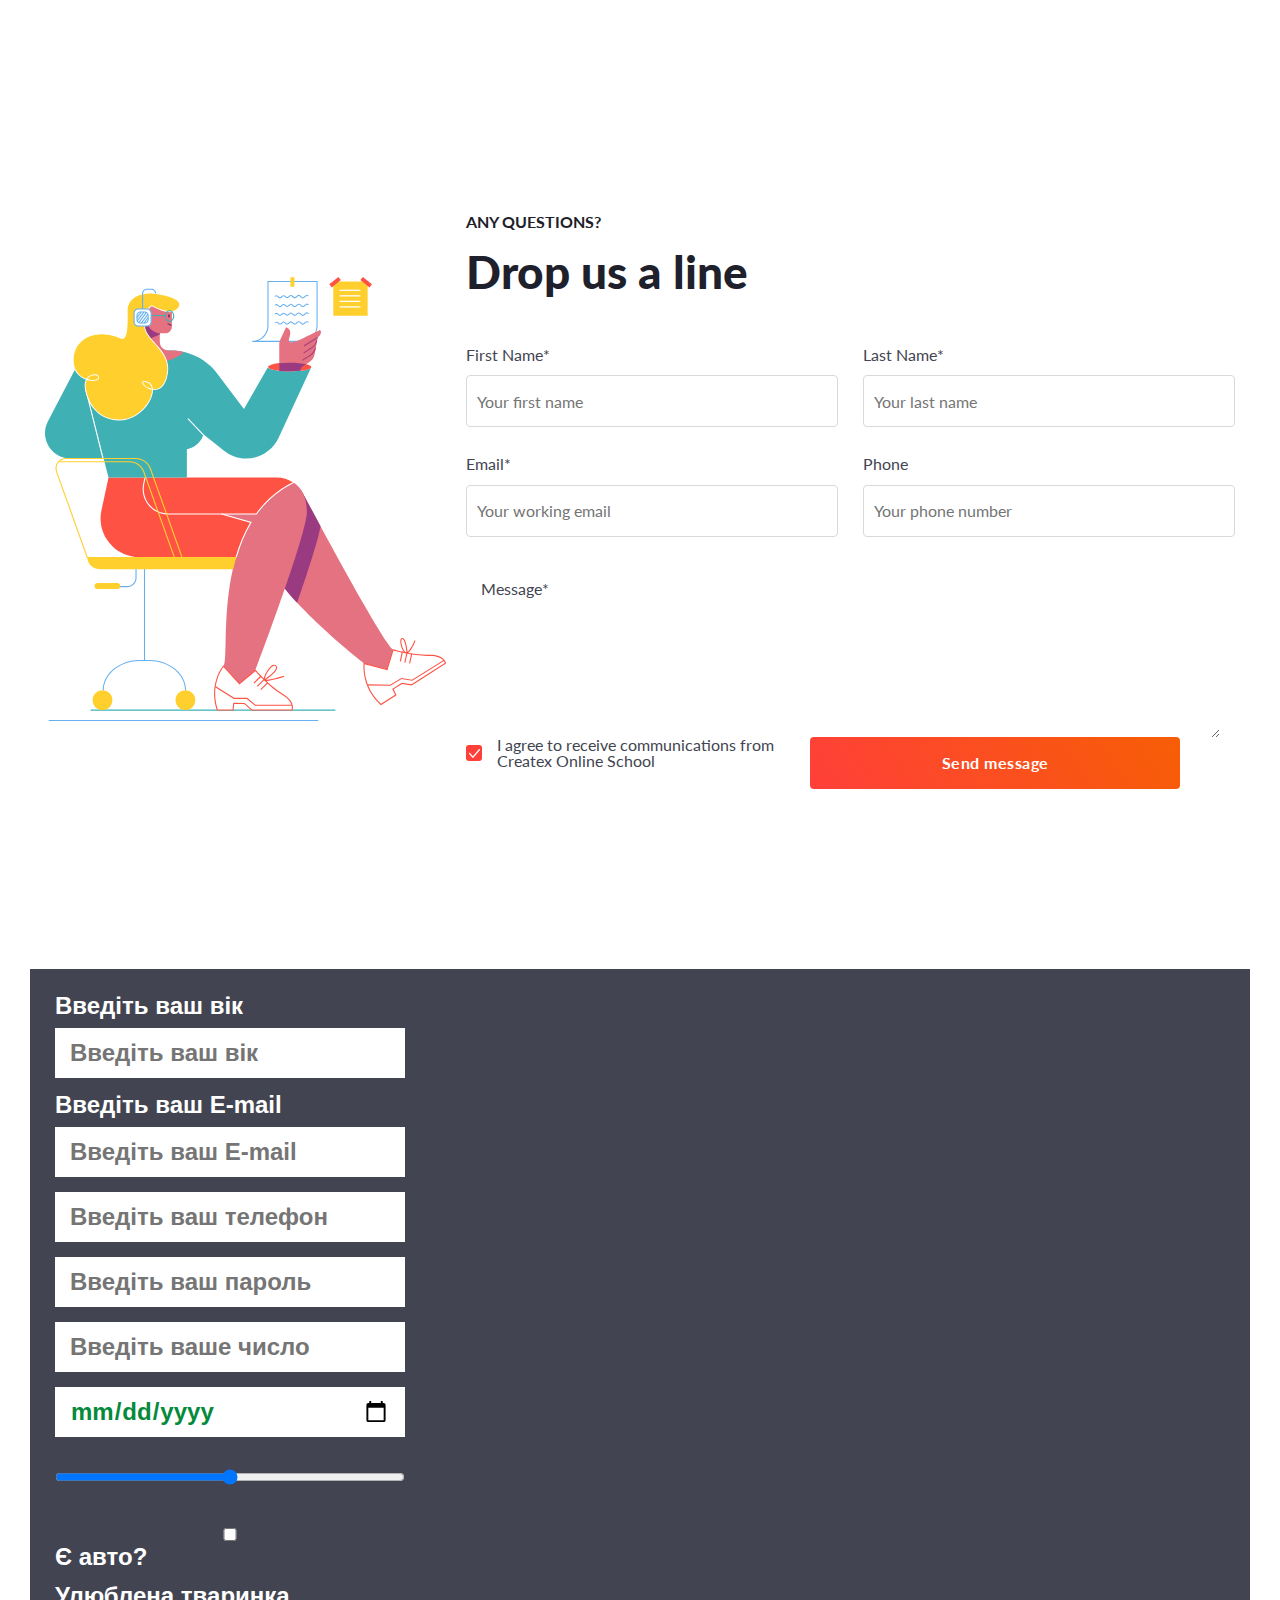
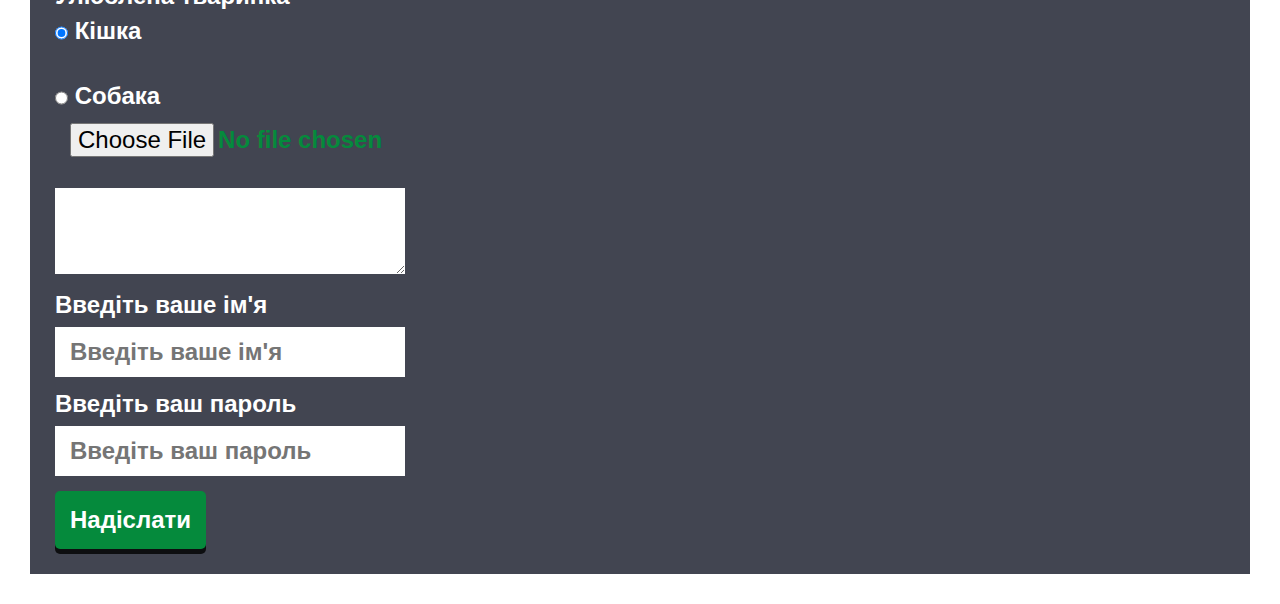
<file: index.html>
<!DOCTYPE html>
<html lang="zxx">
	<head>
		<meta charset="UTF-8">
		<meta http-equiv="X-UA-Compatible" content="IE=edge">
		<meta name="viewport" content="width=device-width, initial-scale=1.0">
		<link rel="stylesheet" href="css/reset.css">
		<link rel="stylesheet" href="css/common.css">
		<link rel="stylesheet" href="css/style.css">
		<title>Lesson_16</title>
	</head>
	<body>
		<div class="wrapper">
			<header class="header"></header>
			<main class="page">
				<section class="page__form main-page">
					<div class="main-page__container">
						<div class="main-page__body">
							<div class="main-page__first-column column-first">
								<img src="img/illustration.svg" alt="illustration" class="column-first__image">
							</div>
								<div class="main-page__second-column column-second">
									<h3 class="column-second__subtitle">Any questions?</h3>
									<h2 class="column-second__title">Drop us a line</h2>
									<form action="#" class="column-second__form form-send" method="POST">
										<div class="form-send__box">
											<div class="form-send__line">
												<label for="first-send" class="form-send__label" >First Name*</label>
												<input id="first-send" required autocomplete="off" type="text" name="first send" placeholder="Your first name" class="form-send__input">
											</div>
											<div class="form-send__line">
												<label for="last-send" class="form-send__label" >Last  Name*</label>
												<input id="last-send" required autocomplete="off" type="text" name="last send" placeholder="Your last name" class="form-send__input">
											</div>
											<div class="form-send__line">
												<label for="email-send" class="form-send__label" >Email*</label>
												<input id="email-send" class="form-send__input" autocomplete="off" placeholder="Your working email" name="mail" type="email">
											</div>
											<div class="form-send__line">
												<label for="phone-send" class="form-send__label" >Phone</label>
												<input id="phone-send" class="form-send__input" autocomplete="off" placeholder="Your phone number" name="phone" type="tel">
											</div>
											<div class="form-send__message">
												<label  for="name" class="form-send__label">Message*</label>
												<textarea required autocomplete="off" name="message" id="send-message" class="form-send__message"></textarea>
											</div>
										</div>
										<div class="questions__send send">
											<div class="send__checkbox checkbox">
												<input class="form-send__checkbox--input" name="agree" type="checkbox" value="agree" checked id="checkbox_send">
												<label class="form-send__checkbox--label" for="checkbox_send"> 
													<span class="checkbox__text">
													I agree to receive communications from Createx Online School
													</span>
												</label>
											</div>
												<button type="submit" class="questions__button button">
													<span>Send message</span>
												</button>
										</div>
									</form>
								</div>
						</div>
					</div>
				</section>
				<section class="epx">
					<div class="practice">
						<form class="form" action="https://jsonplaceholder.typicode.com/posts" method="POST">
							<div class="form__line">
								<label class="form__label" for="age-01">Введіть ваш вік</label>
								<input class="form__input" id="age-01" required autocomplete="off" placeholder="Введіть ваш вік" name="age" type="text">
							</div>
							<div class="form__line">
								<label class="form__label" for="age-01">Введіть ваш E-mail</label>
								<input class="form__input" required autocomplete="off" placeholder="Введіть ваш E-mail" name="mail" type="text">
							</div>
							<div class="form__line">
								<input class="form__input" name="token" value="gjghghghgh" type="hidden">
							</div>
							<div class="form__line">
								<input class="form__input" required autocomplete="off" placeholder="Введіть ваш телефон" name="phone" type="tel">
							</div>
							<div class="form__line">
								<input class="form__input" autocomplete="off" placeholder="Введіть ваш пароль" required name="pass" type="password">
							</div>
							<div class="form__line">
								<input class="form__input" autocomplete="off" placeholder="Введіть ваше число" required name="digi" type="number">
							</div>
							<div class="form__line">
								<input class="form__input" autocomplete="off" required name="date" type="date">
							</div>
							<div class="form__line">
								<input class="form__input" autocomplete="off" name="range" type="range">
							</div>
							<div class="form__line">
								<input class="form__input-chk" name="car" type="checkbox">
								Є авто?
							</div>
							<div class="form__line">
								<div class="form__title">Улюблена тваринка</div>
								<input checked class="form__input form__input_radio" id="pet-01" name="pet" type="radio">
								<label class="form__label" for="pet-01">Кішка</label>
							</div>
							<div class="form__radio">
								<input class="form__input form__input_radio" id="pet-02" name="pet" type="radio">
								<label class="form__label" for="pet-02">Собака</label>
							</div>
							<div class="form__line">
								<input class="form__input" name="file" type="file">
							</div>
							<div class="form__line">
								<textarea autocomplete="off" name="message" class="form__area"></textarea>
							</div>
							<div class="form__line">
								<label  for="form-name" class="form__label">Введіть ваше ім'я</label>
								<input id="form-name" class="form__input" required autocomplete="off" placeholder="Введіть ваше ім'я" name="form-name" type="text">
							</div>
							<div class="form__line">
								<label  for="name" class="form__label">Введіть ваш пароль</label>
								<input id="name" class="form__input" required autocomplete="off" placeholder="Введіть ваш пароль" name="pass" type="password">
							</div>
							<div class="form__line">
								<button class="form__button">Надіслати</button>
							</div>
						</form>
					</div>
				</section> 
			</main>
			<footer class="footer"></footer>
		</div>
	</body>
</html>
</file>
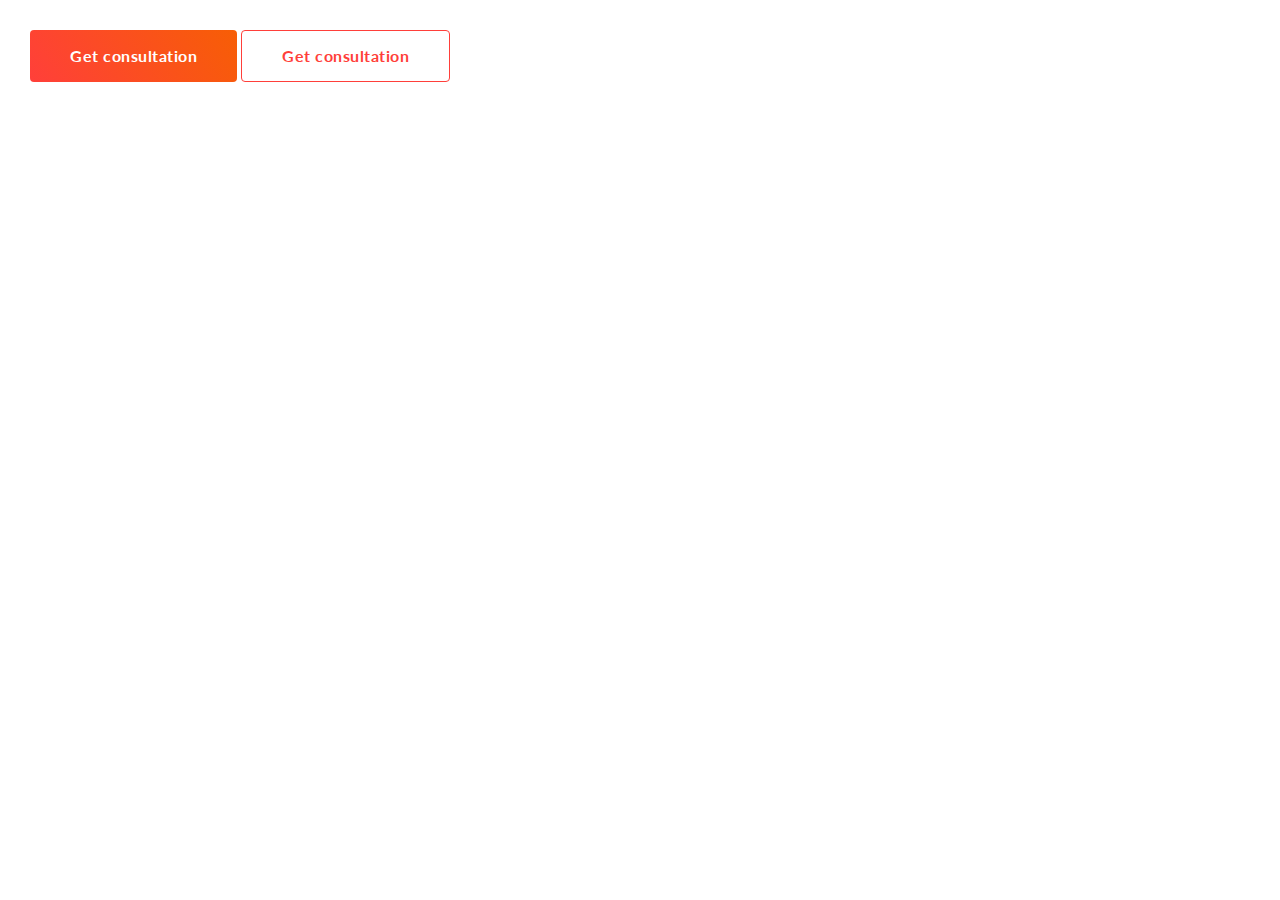
<file: _common.html>
<!DOCTYPE html>
<html lang="en">
<head>
	<meta charset="UTF-8">
	<meta http-equiv="X-UA-Compatible" content="IE=edge">
	<meta name="viewport" content="width=device-width, initial-scale=1.0">
	<link rel="stylesheet" href="css/reset.css">
	<link rel="stylesheet" href="css/common.css">
	<link rel="stylesheet" href="css/style.css">
	<title>(компоненти)Lesson_15 </title>
</head>
<body>
	<div class="wrapper">
		<header class="header"></header>
		<main class="page">
			<a href="" class="button"><span>Get consultation</span></a>
			<a href="" class="button button--border"><span>Get consultation</span></a>
		</main>
		<footer class="footer"></footer>
	</div>
</body>
</html>
</file>
<file: css/common.css>
.button {
	background: linear-gradient(55.95deg, #FF3F3A 0%, #F75E05 100%);
	border-radius: 4px;
	font-weight: 700;
	line-height: 1.25;
	letter-spacing: 0.5px;
	display: inline-block;
	color: #fff;
	padding: 16px 40px;
	position: relative;
}
.button span{
	position: relative;
	z-index: 2;
}
.button::before {
	content: "";
	position: absolute;
	width: 100%;
	height: 100%;
	top: 0;
	left: 0;
	opacity: 0;
	border-radius: 4px;
	transition: opacity 0.3s ease 0s;
	background: linear-gradient(55.95deg, #cb322d 0%, #f65d04 100%);
}

.button:hover::before {
	opacity: 1;

}
.button--border {
	background: transparent;
	position: relative;
	border: 1px solid #FF3F3A;
	color: #FF3F3A;
	padding: 15px 40px;
	transition: all 0.3s ease 0s;

}
.button--border:hover {
	color: #fff;
	border: 1px solid #FF3F3A;
	background-color: #F75E05;
}
</file>
<file: css/style.css>
@import url("https://fonts.googleapis.com/css?family=Lato:regular,700,900&display=swap");


body{
	font-family: "Lato";
	color: #424551;
	
}

.wrapper{
	overflow: hidden;
	min-height: 100%;
	position: relative;
	display: flex;
	flex-direction: column;
}
[class*="__container"]{
	max-width: 1230px;
	margin: 0 auto;
	padding-left: 15px;
	padding-right: 15px;
}

.page__form {
	padding: 180px 0 180px 0;
}
.main-page__container {

}
.main-page__body {
	display: flex;
	flex-wrap: wrap;
	row-gap: 20px;
	justify-content: space-between;
}
.main-page__first-column {
	flex: 0 1 35.4%;
	padding-right: 20px;
	margin-top: 67px;
}
.column-first__image {
}
.main-page__first-column img {
	max-width: 100%;
	flex-basis: 435px;
}
.main-page__second-column {}
.column-second {
	flex: 0 1 64.6%;
}
.column-second__subtitle {
	font-weight: 700;
	font-size: 16px;
	line-height: 150%;
	margin-bottom: 8px;
	text-transform: uppercase;
	color: #1E212C;
}
.column-second__title {
	font-weight: 900;
	font-size: 46px;
	line-height: 130%;
	color: #1E212C;
	margin-bottom: 40px;
}
.column-second__form {}

.form-send__box{
	display: flex;
	flex-wrap: wrap;
	row-gap: 24px;
	column-gap: 25px;
	margin-bottom: 48px;
}

.form-send__line {
	flex: 1 1 340px;

}
.form-send__label {
	line-height: 1.6;
	color: #424551;
	display: inline-block;
	margin-bottom: 8px;
	cursor: pointer;
}
.form-send__input {
	width: 100%;
	background: #fff;
	border: 1px solid #D7DADD;
	border-radius: 4px;
	padding: 0 10px;
	height: 52px;
}
.form-send__line {}
.form-send__line {}
.form-send__line {}
.form-send__message {
	width: 100%;
	height: 128px;
	resize: vertical;
	padding: 15px;
}
.form-send__message {
	width: 100%;
   height: 128px;
   resize: vertical;
   padding: 15px;
}
.questions__send {
	display: flex;
}
.send {
}
.send__checkbox {
	flex: 0 1 44.68%;
   justify-content: center;
   flex-wrap: wrap;
   align-items: center;
   gap: 15px;
   position: relative;
}
.checkbox {}
.form-send__checkbox--input {
	position: absolute;
	width: 0;
	height: 0;
	opacity: 0;
}
.form-send__checkbox--input:checked + .form-send__checkbox--label::before {
	background: #FF3F3A url('../img/check.svg') center / 70% no-repeat;
}
.form-send__checkbox--label::before{
	content:"";
	display: block;
	flex: 0 0 16px;
	height: 16px;
	width: 16px;
	border-radius: 3px;
	position: relative;
	padding-right: 12px;
	background: #FF3F3A 

}
.form-send__checkbox--label {
	flex: 1 1 100%;
   cursor: pointer;
   display: inline-flex;
   align-items: center;
   gap: 15px;
}
.checkbox__text {}
.questions__button {
	flex: 0 1 48.2269%;
}
.button {

}

.epx {
	background-color: #424551;
}
.wrapper > main{
	flex-grow: 1;
}
.page {
	padding: 30px;
}
.form {
	font-family: Arial, Helvetica, sans-serif;
	font-size: 24px;
	font-weight: 700;
	width: 400px;
	color: #fff;
	padding: 25px;
	
}
.form__line {

}
.form__line:not(:last-child) {
	margin-bottom: 15px;
}
.form__input {
	padding: 0px 15px;
	height: 50px;
	color: #058a3c;
}
.form__input_chk {
	width: auto;
	vertical-align: middle;
}
.form__input::placeholder {
	/*color: #058a3c;*/
}
.form__label {
	display: inline-block;
	margin-bottom: 10px;
}
.form__input_radio {
	width: auto;
	vertical-align: middle;
}

.form__area {
	width: 100%;
	padding: 15px;
}
.form__button {
	border-radius: 5px;
	background-color: #058a3c;
	box-shadow: 0 5px 0px rgb(0,0,0,0.8);
	padding: 15px;
	transition: all 0.3s ease 0s;
}
.form__button:hover {
	transform: translate(0px,3px);
	background-color: #3c7d57de;
	box-shadow: 0 3px 0px rgb(0,0,0,0.8);
}
</file>
